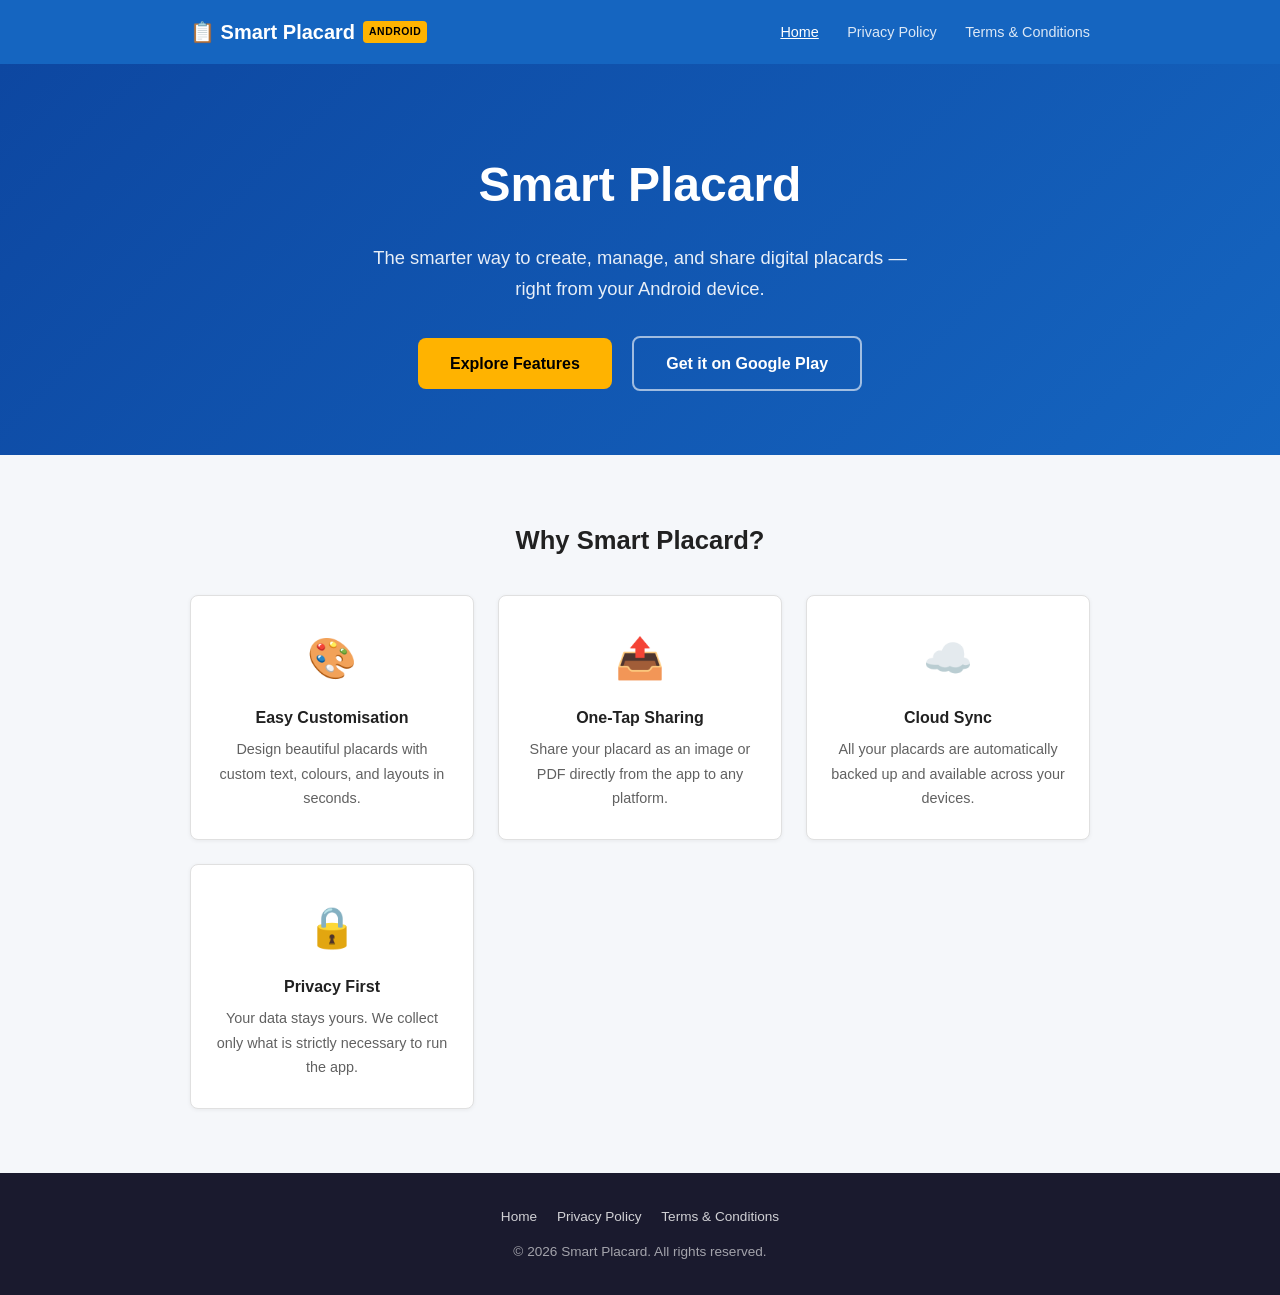
<file: index.html>
<!DOCTYPE html>
<html lang="en">
<head>
  <meta charset="UTF-8" />
  <meta name="viewport" content="width=device-width, initial-scale=1.0" />
  <meta name="description" content="Smart Placard – the smarter way to manage digital placards on Android." />
  <title>Smart Placard</title>
  <link rel="stylesheet" href="style.css" />
</head>
<body>

  <header>
    <div class="header-inner">
      <a href="index.html" class="logo">
        📋 Smart Placard <span class="badge">Android</span>
      </a>
      <nav>
        <a href="index.html" class="active">Home</a>
        <a href="privacy.html">Privacy Policy</a>
        <a href="terms.html">Terms &amp; Conditions</a>
      </nav>
    </div>
  </header>

  <section class="hero">
    <h1>Smart Placard</h1>
    <p>The smarter way to create, manage, and share digital placards — right from your Android device.</p>
    <a href="#features" class="btn btn-primary">Explore Features</a>
    <a href="https://play.google.com/store" class="btn btn-outline" target="_blank" rel="noopener noreferrer">
      Get it on Google Play
    </a>
  </section>

  <section class="section" id="features">
    <div class="section-inner">
      <h2>Why Smart Placard?</h2>
      <div class="features-grid">

        <div class="feature-card">
          <span class="icon">🎨</span>
          <h3>Easy Customisation</h3>
          <p>Design beautiful placards with custom text, colours, and layouts in seconds.</p>
        </div>

        <div class="feature-card">
          <span class="icon">📤</span>
          <h3>One-Tap Sharing</h3>
          <p>Share your placard as an image or PDF directly from the app to any platform.</p>
        </div>

        <div class="feature-card">
          <span class="icon">☁️</span>
          <h3>Cloud Sync</h3>
          <p>All your placards are automatically backed up and available across your devices.</p>
        </div>

        <div class="feature-card">
          <span class="icon">🔒</span>
          <h3>Privacy First</h3>
          <p>Your data stays yours. We collect only what is strictly necessary to run the app.</p>
        </div>

      </div>
    </div>
  </section>

  <footer>
    <div class="footer-links">
      <a href="index.html">Home</a>
      <a href="privacy.html">Privacy Policy</a>
      <a href="terms.html">Terms &amp; Conditions</a>
    </div>
    <p>&copy; <span id="year"></span> Smart Placard. All rights reserved.</p>
  </footer>

  <script>
    document.getElementById('year').textContent = new Date().getFullYear();
  </script>

</body>
</html>
</file>
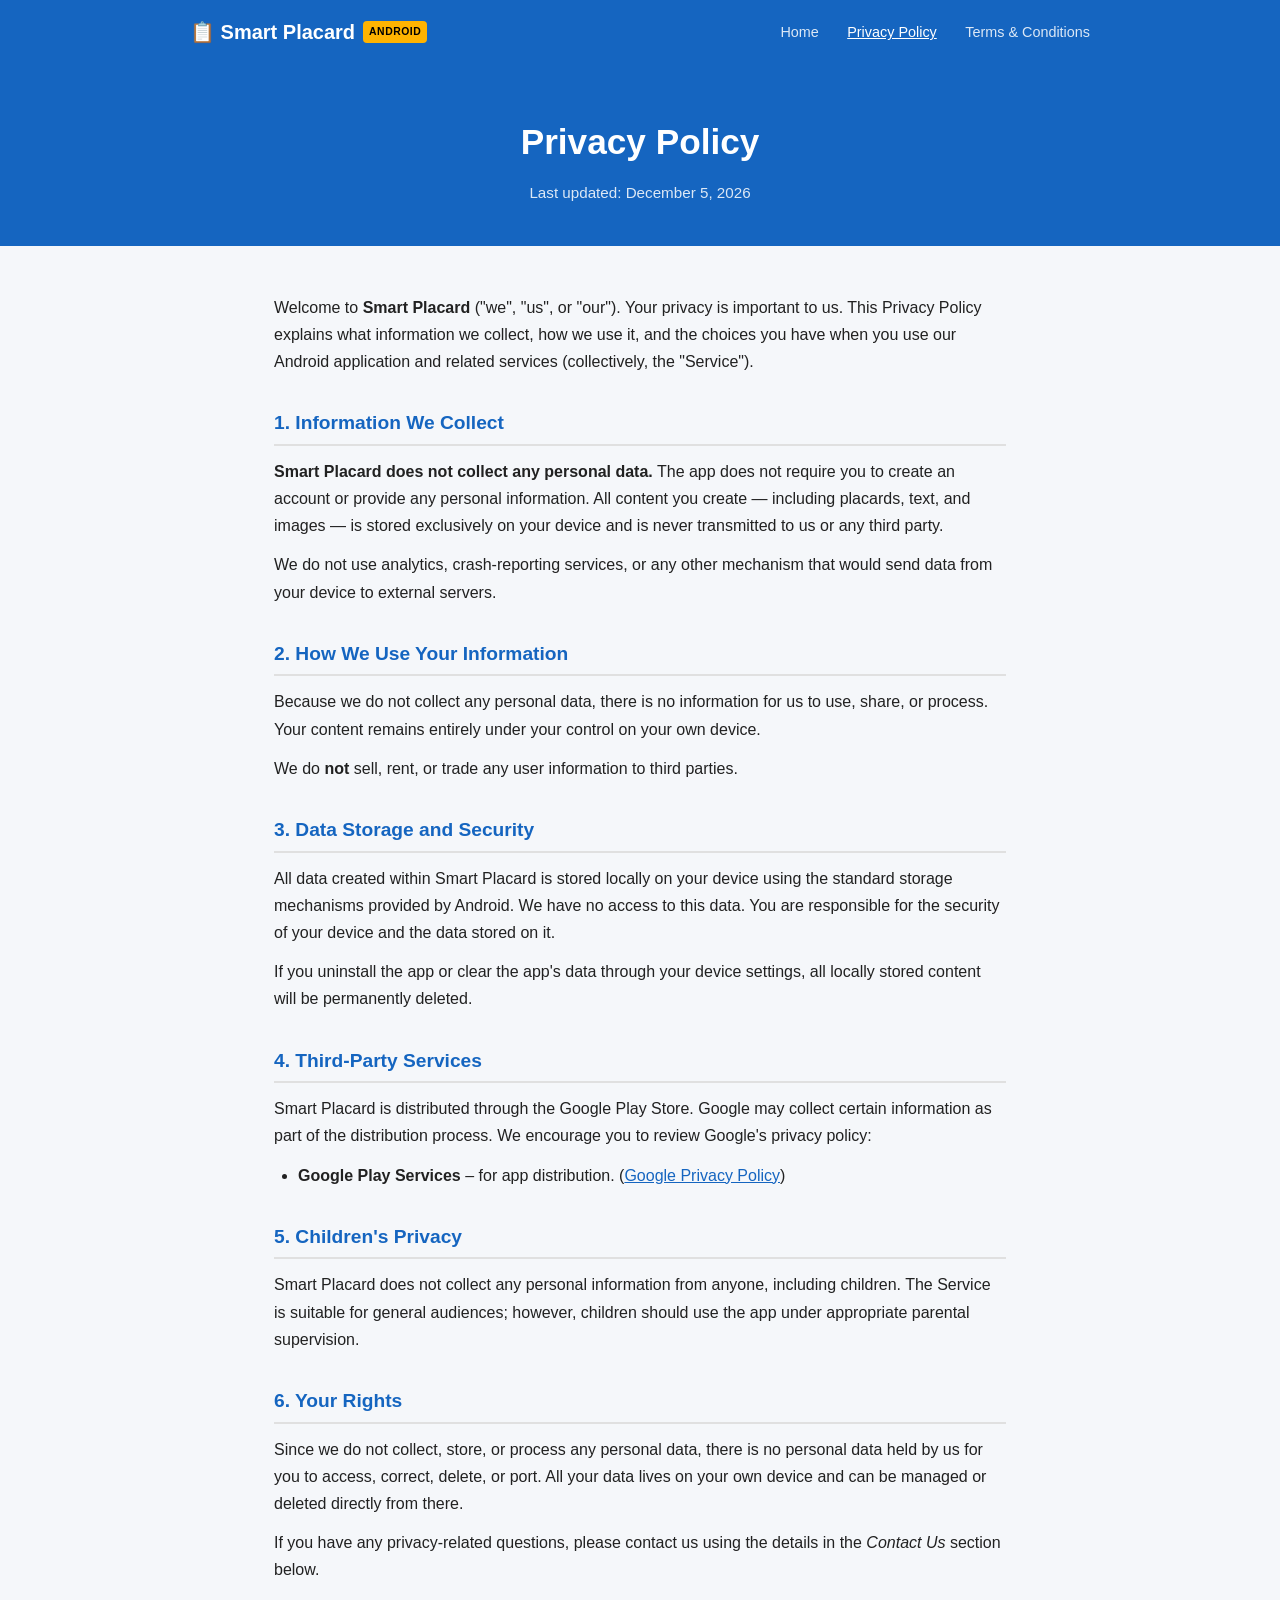
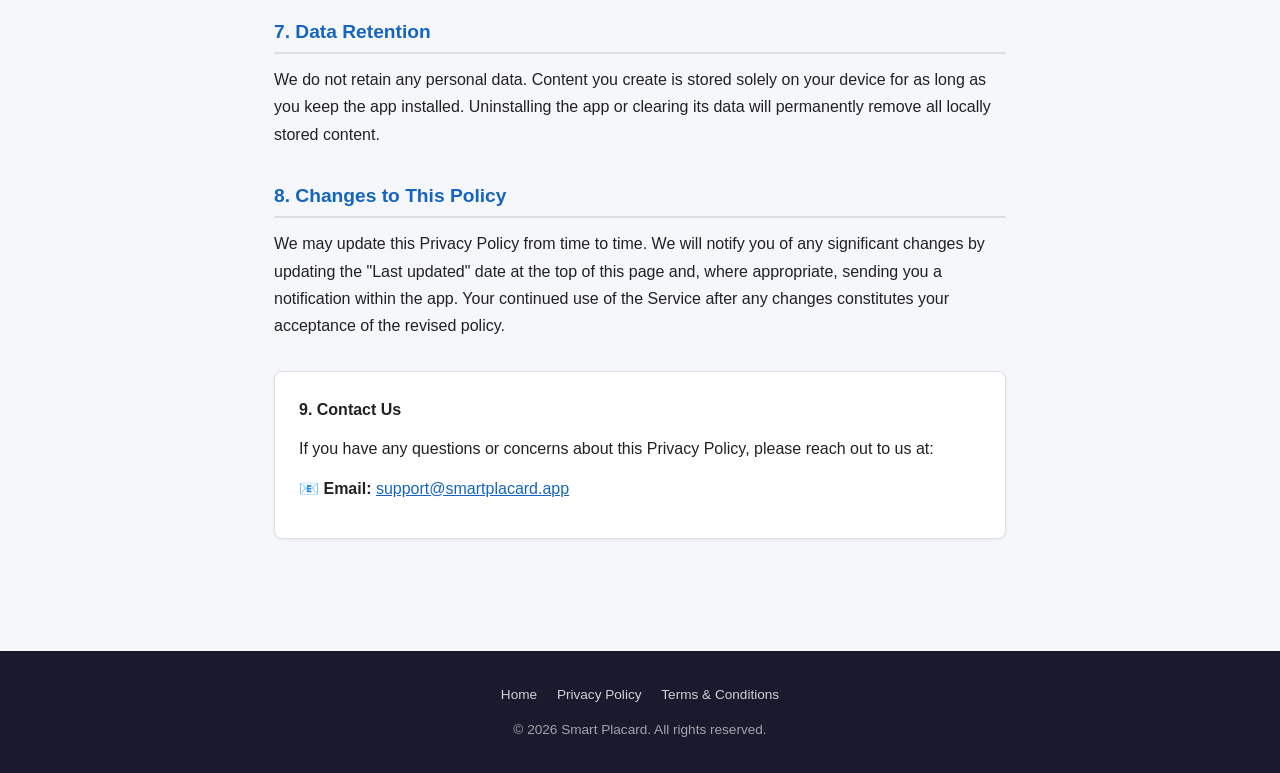
<file: privacy.html>
<!DOCTYPE html>
<html lang="en">
<head>
  <meta charset="UTF-8" />
  <meta name="viewport" content="width=device-width, initial-scale=1.0" />
  <meta name="description" content="Smart Placard Privacy Policy – learn how we collect, use, and protect your data." />
  <title>Privacy Policy – Smart Placard</title>
  <link rel="stylesheet" href="style.css" />
</head>
<body>

  <header>
    <div class="header-inner">
      <a href="index.html" class="logo">
        📋 Smart Placard <span class="badge">Android</span>
      </a>
      <nav>
        <a href="index.html">Home</a>
        <a href="privacy.html" class="active">Privacy Policy</a>
        <a href="terms.html">Terms &amp; Conditions</a>
      </nav>
    </div>
  </header>

  <div class="page-hero">
    <h1>Privacy Policy</h1>
    <p>Last updated: <span id="last-updated"></span></p>
  </div>

  <div class="legal-content">

    <p>
      Welcome to <strong>Smart Placard</strong> ("we", "us", or "our"). Your privacy is important to us.
      This Privacy Policy explains what information we collect, how we use it, and the choices you have
      when you use our Android application and related services (collectively, the "Service").
    </p>

    <h2>1. Information We Collect</h2>
    <p>
      <strong>Smart Placard does not collect any personal data.</strong> The app does not require
      you to create an account or provide any personal information. All content you create —
      including placards, text, and images — is stored exclusively on your device and is never
      transmitted to us or any third party.
    </p>
    <p>
      We do not use analytics, crash-reporting services, or any other mechanism that would send
      data from your device to external servers.
    </p>

    <h2>2. How We Use Your Information</h2>
    <p>
      Because we do not collect any personal data, there is no information for us to use, share,
      or process. Your content remains entirely under your control on your own device.
    </p>
    <p>We do <strong>not</strong> sell, rent, or trade any user information to third parties.</p>

    <h2>3. Data Storage and Security</h2>
    <p>
      All data created within Smart Placard is stored locally on your device using the standard
      storage mechanisms provided by Android. We have no access to this data. You are responsible
      for the security of your device and the data stored on it.
    </p>
    <p>
      If you uninstall the app or clear the app's data through your device settings, all locally
      stored content will be permanently deleted.
    </p>

    <h2>4. Third-Party Services</h2>
    <p>
      Smart Placard is distributed through the Google Play Store. Google may collect certain
      information as part of the distribution process. We encourage you to review Google's privacy
      policy:
    </p>
    <ul>
      <li>
        <strong>Google Play Services</strong> – for app distribution.
        (<a href="https://policies.google.com/privacy" target="_blank" rel="noopener noreferrer">Google Privacy Policy</a>)
      </li>
    </ul>

    <h2>5. Children's Privacy</h2>
    <p>
      Smart Placard does not collect any personal information from anyone, including children.
      The Service is suitable for general audiences; however, children should use the app under
      appropriate parental supervision.
    </p>

    <h2>6. Your Rights</h2>
    <p>
      Since we do not collect, store, or process any personal data, there is no personal data held
      by us for you to access, correct, delete, or port. All your data lives on your own device and
      can be managed or deleted directly from there.
    </p>
    <p>
      If you have any privacy-related questions, please contact us using the details in the
      <em>Contact Us</em> section below.
    </p>

    <h2>7. Data Retention</h2>
    <p>
      We do not retain any personal data. Content you create is stored solely on your device for
      as long as you keep the app installed. Uninstalling the app or clearing its data will
      permanently remove all locally stored content.
    </p>

    <h2>8. Changes to This Policy</h2>
    <p>
      We may update this Privacy Policy from time to time. We will notify you of any significant
      changes by updating the "Last updated" date at the top of this page and, where appropriate,
      sending you a notification within the app. Your continued use of the Service after any changes
      constitutes your acceptance of the revised policy.
    </p>

    <div class="contact-box">
      <h3>9. Contact Us</h3>
      <p>
        If you have any questions or concerns about this Privacy Policy, please reach out to us at:
      </p>
      <p>
        📧 <strong>Email:</strong>
        <a href="mailto:support@smartplacard.app">support@smartplacard.app</a>
      </p>
    </div>

  </div>

  <footer>
    <div class="footer-links">
      <a href="index.html">Home</a>
      <a href="privacy.html">Privacy Policy</a>
      <a href="terms.html">Terms &amp; Conditions</a>
    </div>
    <p>&copy; <span id="year"></span> Smart Placard. All rights reserved.</p>
  </footer>

  <script>
    document.getElementById('year').textContent = new Date().getFullYear();
    // Format today's date as "Month DD, YYYY"
    document.getElementById('last-updated').textContent =
      new Date().toLocaleDateString('en-US', { year: 'numeric', month: 'long', day: 'numeric' });
  </script>

</body>
</html>
</file>
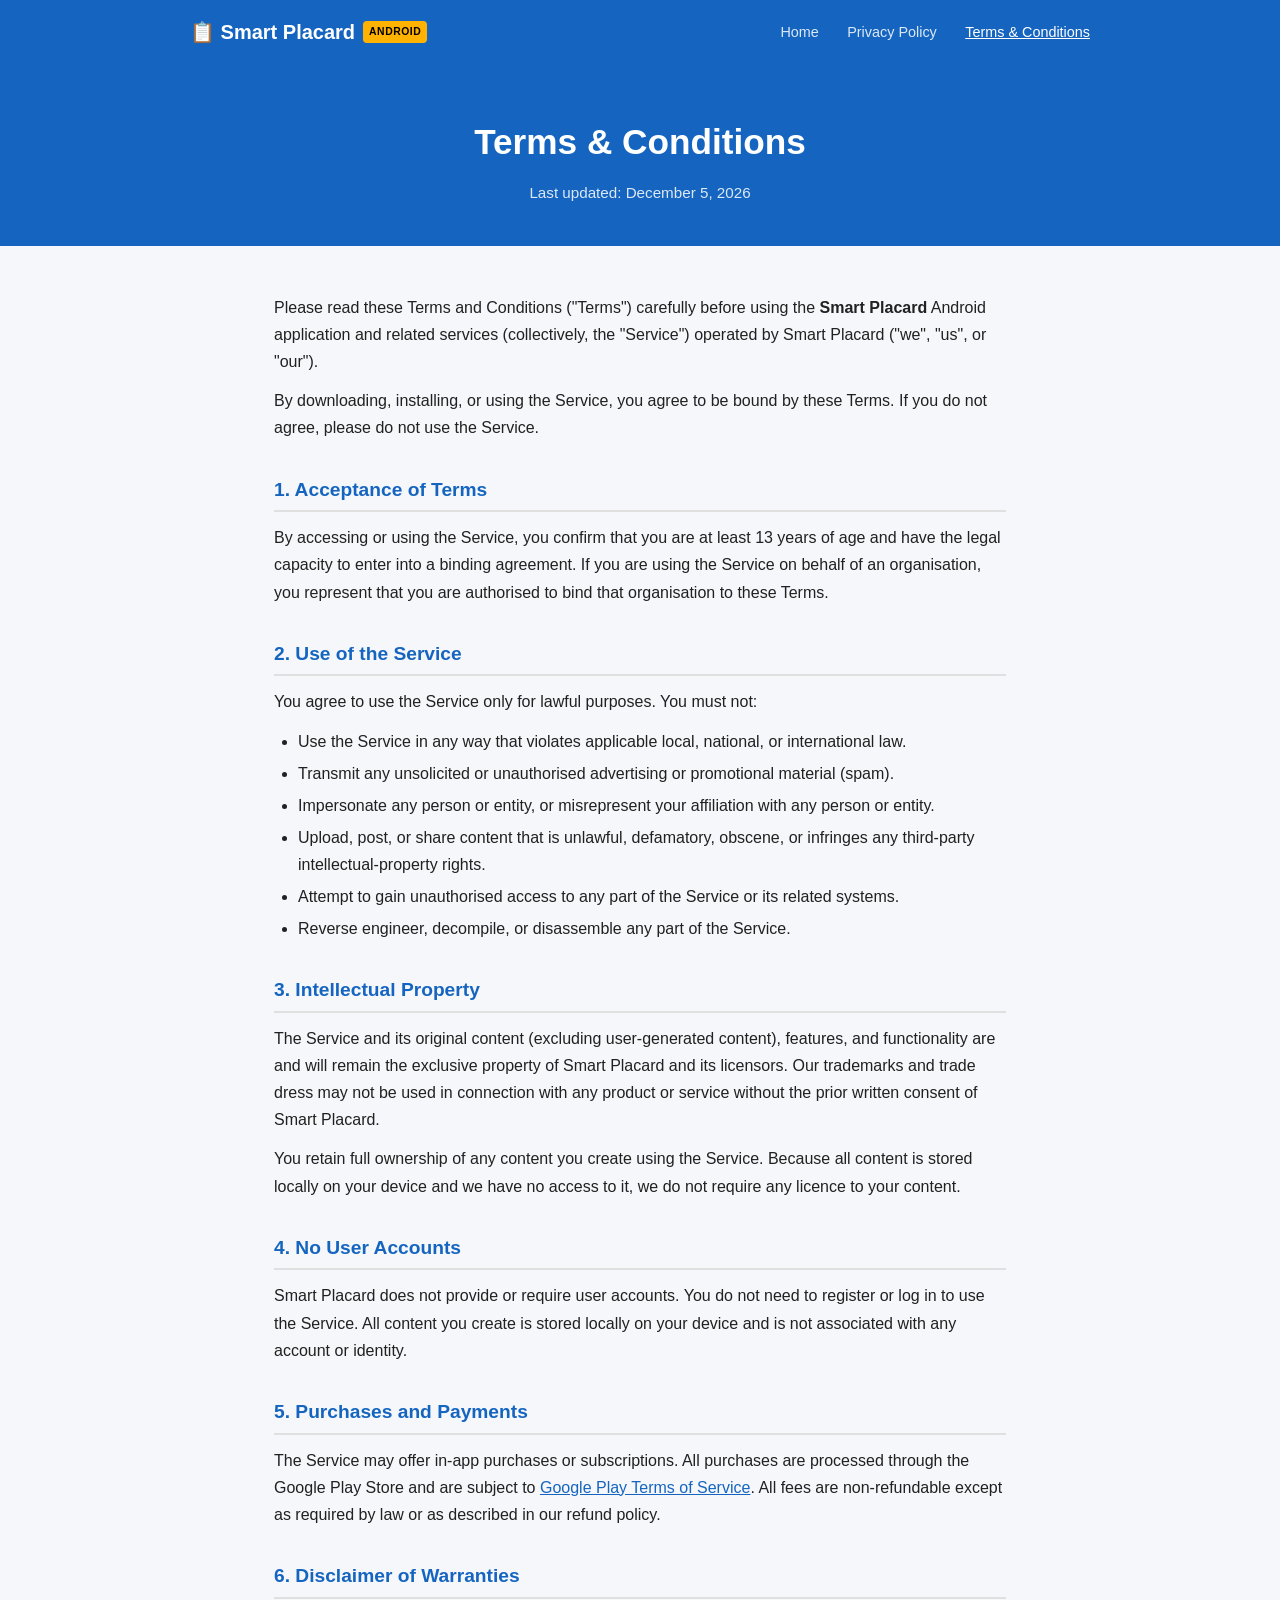
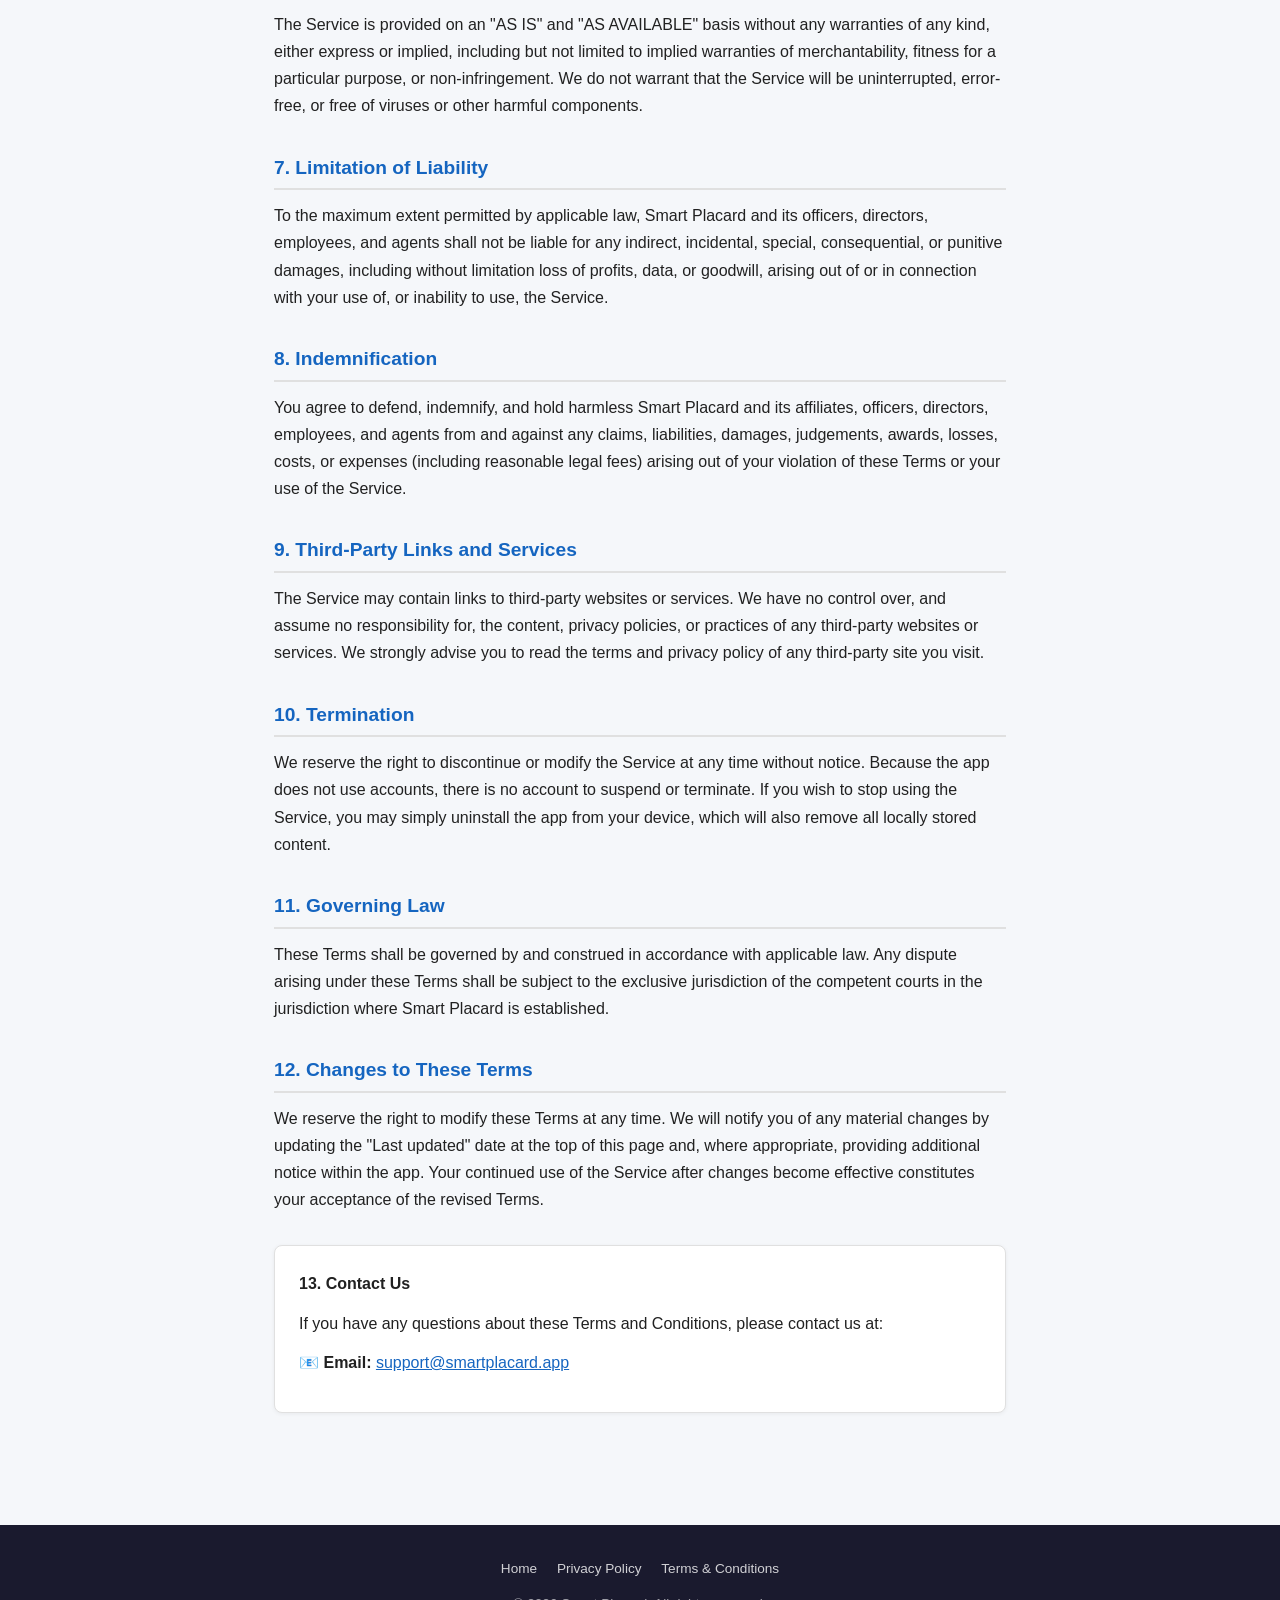
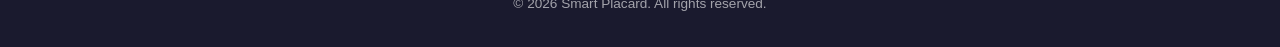
<file: terms.html>
<!DOCTYPE html>
<html lang="en">
<head>
  <meta charset="UTF-8" />
  <meta name="viewport" content="width=device-width, initial-scale=1.0" />
  <meta name="description" content="Smart Placard Terms and Conditions – please read these terms carefully before using our app." />
  <title>Terms &amp; Conditions – Smart Placard</title>
  <link rel="stylesheet" href="style.css" />
</head>
<body>

  <header>
    <div class="header-inner">
      <a href="index.html" class="logo">
        📋 Smart Placard <span class="badge">Android</span>
      </a>
      <nav>
        <a href="index.html">Home</a>
        <a href="privacy.html">Privacy Policy</a>
        <a href="terms.html" class="active">Terms &amp; Conditions</a>
      </nav>
    </div>
  </header>

  <div class="page-hero">
    <h1>Terms &amp; Conditions</h1>
    <p>Last updated: <span id="last-updated"></span></p>
  </div>

  <div class="legal-content">

    <p>
      Please read these Terms and Conditions ("Terms") carefully before using the
      <strong>Smart Placard</strong> Android application and related services
      (collectively, the "Service") operated by Smart Placard ("we", "us", or "our").
    </p>
    <p>
      By downloading, installing, or using the Service, you agree to be bound by these Terms.
      If you do not agree, please do not use the Service.
    </p>

    <h2>1. Acceptance of Terms</h2>
    <p>
      By accessing or using the Service, you confirm that you are at least 13 years of age and
      have the legal capacity to enter into a binding agreement. If you are using the Service on
      behalf of an organisation, you represent that you are authorised to bind that organisation
      to these Terms.
    </p>

    <h2>2. Use of the Service</h2>
    <p>You agree to use the Service only for lawful purposes. You must not:</p>
    <ul>
      <li>Use the Service in any way that violates applicable local, national, or international law.</li>
      <li>Transmit any unsolicited or unauthorised advertising or promotional material (spam).</li>
      <li>Impersonate any person or entity, or misrepresent your affiliation with any person or entity.</li>
      <li>Upload, post, or share content that is unlawful, defamatory, obscene, or infringes any
          third-party intellectual-property rights.</li>
      <li>Attempt to gain unauthorised access to any part of the Service or its related systems.</li>
      <li>Reverse engineer, decompile, or disassemble any part of the Service.</li>
    </ul>

    <h2>3. Intellectual Property</h2>
    <p>
      The Service and its original content (excluding user-generated content), features, and
      functionality are and will remain the exclusive property of Smart Placard and its licensors.
      Our trademarks and trade dress may not be used in connection with any product or service
      without the prior written consent of Smart Placard.
    </p>
    <p>
      You retain full ownership of any content you create using the Service. Because all
      content is stored locally on your device and we have no access to it, we do not require
      any licence to your content.
    </p>

    <h2>4. No User Accounts</h2>
    <p>
      Smart Placard does not provide or require user accounts. You do not need to register or
      log in to use the Service. All content you create is stored locally on your device and
      is not associated with any account or identity.
    </p>

    <h2>5. Purchases and Payments</h2>
    <p>
      The Service may offer in-app purchases or subscriptions. All purchases are processed through
      the Google Play Store and are subject to
      <a href="https://play.google.com/about/play-terms/index.html" target="_blank" rel="noopener noreferrer">
        Google Play Terms of Service</a>.
      All fees are non-refundable except as required by law or as described in our refund policy.
    </p>

    <h2>6. Disclaimer of Warranties</h2>
    <p>
      The Service is provided on an "AS IS" and "AS AVAILABLE" basis without any warranties of
      any kind, either express or implied, including but not limited to implied warranties of
      merchantability, fitness for a particular purpose, or non-infringement. We do not warrant
      that the Service will be uninterrupted, error-free, or free of viruses or other harmful
      components.
    </p>

    <h2>7. Limitation of Liability</h2>
    <p>
      To the maximum extent permitted by applicable law, Smart Placard and its officers, directors,
      employees, and agents shall not be liable for any indirect, incidental, special, consequential,
      or punitive damages, including without limitation loss of profits, data, or goodwill, arising
      out of or in connection with your use of, or inability to use, the Service.
    </p>

    <h2>8. Indemnification</h2>
    <p>
      You agree to defend, indemnify, and hold harmless Smart Placard and its affiliates, officers,
      directors, employees, and agents from and against any claims, liabilities, damages, judgements,
      awards, losses, costs, or expenses (including reasonable legal fees) arising out of your
      violation of these Terms or your use of the Service.
    </p>

    <h2>9. Third-Party Links and Services</h2>
    <p>
      The Service may contain links to third-party websites or services. We have no control over,
      and assume no responsibility for, the content, privacy policies, or practices of any
      third-party websites or services. We strongly advise you to read the terms and privacy policy
      of any third-party site you visit.
    </p>

    <h2>10. Termination</h2>
    <p>
      We reserve the right to discontinue or modify the Service at any time without notice.
      Because the app does not use accounts, there is no account to suspend or terminate.
      If you wish to stop using the Service, you may simply uninstall the app from your device,
      which will also remove all locally stored content.
    </p>

    <h2>11. Governing Law</h2>
    <p>
      These Terms shall be governed by and construed in accordance with applicable law. Any dispute
      arising under these Terms shall be subject to the exclusive jurisdiction of the competent
      courts in the jurisdiction where Smart Placard is established.
    </p>

    <h2>12. Changes to These Terms</h2>
    <p>
      We reserve the right to modify these Terms at any time. We will notify you of any material
      changes by updating the "Last updated" date at the top of this page and, where appropriate,
      providing additional notice within the app. Your continued use of the Service after changes
      become effective constitutes your acceptance of the revised Terms.
    </p>

    <div class="contact-box">
      <h3>13. Contact Us</h3>
      <p>
        If you have any questions about these Terms and Conditions, please contact us at:
      </p>
      <p>
        📧 <strong>Email:</strong>
        <a href="mailto:support@smartplacard.app">support@smartplacard.app</a>
      </p>
    </div>

  </div>

  <footer>
    <div class="footer-links">
      <a href="index.html">Home</a>
      <a href="privacy.html">Privacy Policy</a>
      <a href="terms.html">Terms &amp; Conditions</a>
    </div>
    <p>&copy; <span id="year"></span> Smart Placard. All rights reserved.</p>
  </footer>

  <script>
    document.getElementById('year').textContent = new Date().getFullYear();
    document.getElementById('last-updated').textContent =
      new Date().toLocaleDateString('en-US', { year: 'numeric', month: 'long', day: 'numeric' });
  </script>

</body>
</html>
</file>
<file: style.css>
/* Smart Placard – shared styles */

*, *::before, *::after {
  box-sizing: border-box;
  margin: 0;
  padding: 0;
}

:root {
  --primary: #1565C0;
  --primary-dark: #0D47A1;
  --accent: #FFB300;
  --bg: #F5F7FA;
  --surface: #FFFFFF;
  --text: #212121;
  --text-secondary: #616161;
  --border: #E0E0E0;
  --radius: 8px;
}

body {
  font-family: -apple-system, BlinkMacSystemFont, "Segoe UI", Roboto, Helvetica, Arial, sans-serif;
  background: var(--bg);
  color: var(--text);
  line-height: 1.7;
}

/* ── Header ─────────────────────────────── */
header {
  background: var(--primary);
  color: #fff;
  padding: 0 1.5rem;
}

.header-inner {
  max-width: 900px;
  margin: 0 auto;
  display: flex;
  align-items: center;
  justify-content: space-between;
  height: 64px;
}

.logo {
  font-size: 1.25rem;
  font-weight: 700;
  color: #fff;
  text-decoration: none;
  display: flex;
  align-items: center;
  gap: 0.5rem;
}

.logo span.badge {
  background: var(--accent);
  color: #000;
  font-size: 0.65rem;
  font-weight: 800;
  padding: 2px 6px;
  border-radius: 4px;
  letter-spacing: 0.05em;
  text-transform: uppercase;
}

nav a {
  color: rgba(255,255,255,0.85);
  text-decoration: none;
  font-size: 0.9rem;
  margin-left: 1.5rem;
  transition: color 0.2s;
}

nav a:hover,
nav a.active {
  color: #fff;
  text-decoration: underline;
}

/* ── Hero (index only) ───────────────────── */
.hero {
  background: linear-gradient(135deg, var(--primary-dark) 0%, var(--primary) 100%);
  color: #fff;
  text-align: center;
  padding: 5rem 1.5rem 4rem;
}

.hero h1 {
  font-size: clamp(2rem, 5vw, 3rem);
  font-weight: 800;
  margin-bottom: 1rem;
}

.hero p {
  font-size: 1.15rem;
  opacity: 0.9;
  max-width: 560px;
  margin: 0 auto 2rem;
}

.btn {
  display: inline-block;
  padding: 0.75rem 2rem;
  border-radius: var(--radius);
  font-weight: 700;
  font-size: 1rem;
  text-decoration: none;
  transition: opacity 0.2s, transform 0.1s;
}

.btn:active { transform: scale(0.97); }

.btn-primary {
  background: var(--accent);
  color: #000;
}

.btn-outline {
  background: transparent;
  color: #fff;
  border: 2px solid rgba(255,255,255,0.6);
  margin-left: 1rem;
}

.btn-primary:hover, .btn-outline:hover { opacity: 0.88; }

/* ── Features section ───────────────────── */
.section {
  padding: 4rem 1.5rem;
}

.section-inner {
  max-width: 900px;
  margin: 0 auto;
}

.section h2 {
  font-size: 1.6rem;
  font-weight: 700;
  margin-bottom: 2rem;
  text-align: center;
}

.features-grid {
  display: grid;
  grid-template-columns: repeat(auto-fit, minmax(220px, 1fr));
  gap: 1.5rem;
}

.feature-card {
  background: var(--surface);
  border: 1px solid var(--border);
  border-radius: var(--radius);
  padding: 1.75rem 1.5rem;
  text-align: center;
  box-shadow: 0 1px 4px rgba(0,0,0,0.06);
}

.feature-card .icon {
  font-size: 2.5rem;
  margin-bottom: 0.75rem;
  display: block;
}

.feature-card h3 {
  font-size: 1rem;
  font-weight: 700;
  margin-bottom: 0.4rem;
}

.feature-card p {
  font-size: 0.9rem;
  color: var(--text-secondary);
}

/* ── Legal pages ────────────────────────── */
.page-hero {
  background: var(--primary);
  color: #fff;
  padding: 3rem 1.5rem 2.5rem;
  text-align: center;
}

.page-hero h1 {
  font-size: clamp(1.6rem, 4vw, 2.2rem);
  font-weight: 800;
  margin-bottom: 0.5rem;
}

.page-hero p {
  opacity: 0.85;
  font-size: 0.95rem;
}

.legal-content {
  max-width: 780px;
  margin: 3rem auto;
  padding: 0 1.5rem 4rem;
}

.legal-content h2 {
  font-size: 1.2rem;
  font-weight: 700;
  color: var(--primary);
  margin: 2rem 0 0.5rem;
  padding-bottom: 0.25rem;
  border-bottom: 2px solid var(--border);
}

.legal-content p {
  margin: 0.75rem 0;
  color: var(--text);
}

.legal-content ul {
  margin: 0.5rem 0 0.75rem 1.5rem;
  color: var(--text);
}

.legal-content ul li {
  margin: 0.3rem 0;
}

.legal-content a {
  color: var(--primary);
}

.contact-box {
  background: var(--surface);
  border: 1px solid var(--border);
  border-radius: var(--radius);
  padding: 1.5rem;
  margin-top: 2rem;
  box-shadow: 0 1px 4px rgba(0,0,0,0.06);
}

.contact-box h3 {
  font-size: 1rem;
  font-weight: 700;
  margin-bottom: 0.4rem;
}

/* ── Footer ─────────────────────────────── */
footer {
  background: #1A1A2E;
  color: rgba(255,255,255,0.6);
  text-align: center;
  padding: 2rem 1.5rem;
  font-size: 0.85rem;
}

footer a {
  color: rgba(255,255,255,0.8);
  text-decoration: none;
  margin: 0 0.5rem;
}

footer a:hover { color: #fff; }

.footer-links {
  margin-bottom: 0.75rem;
}
</file>
